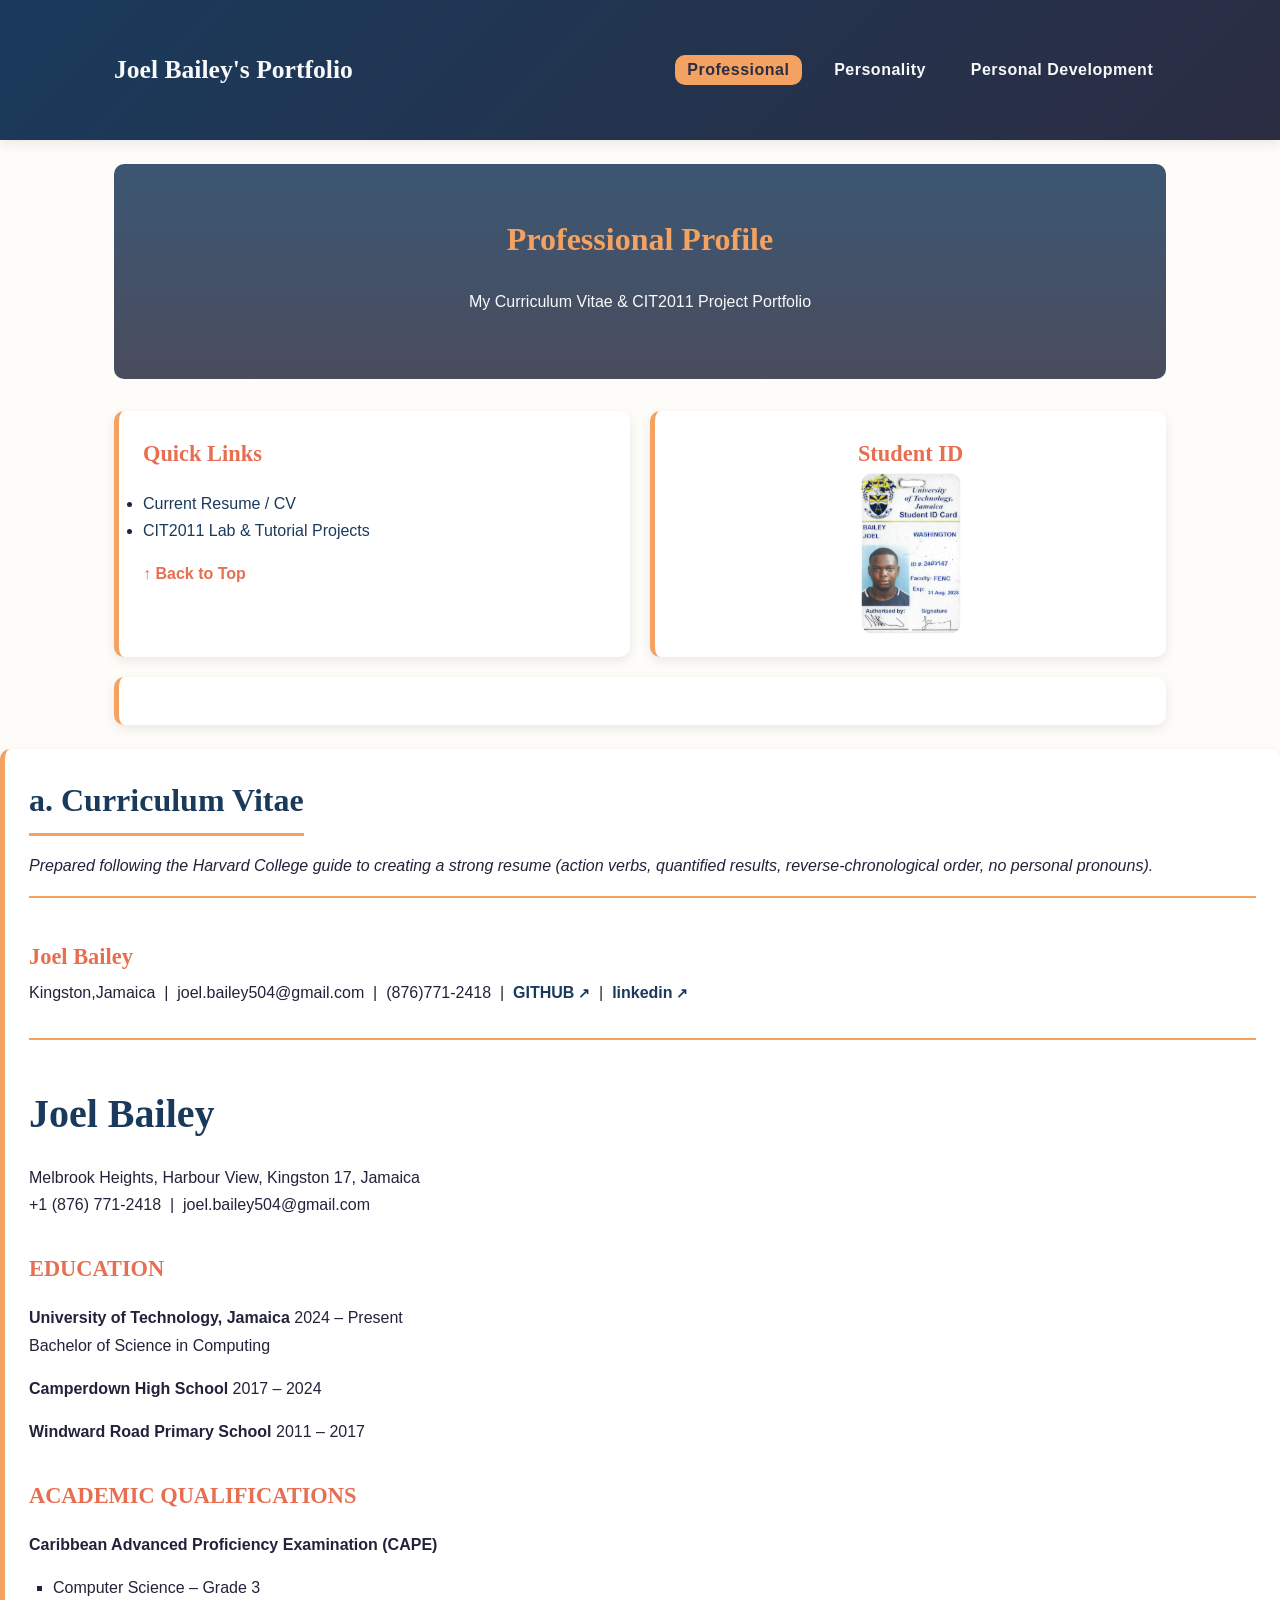
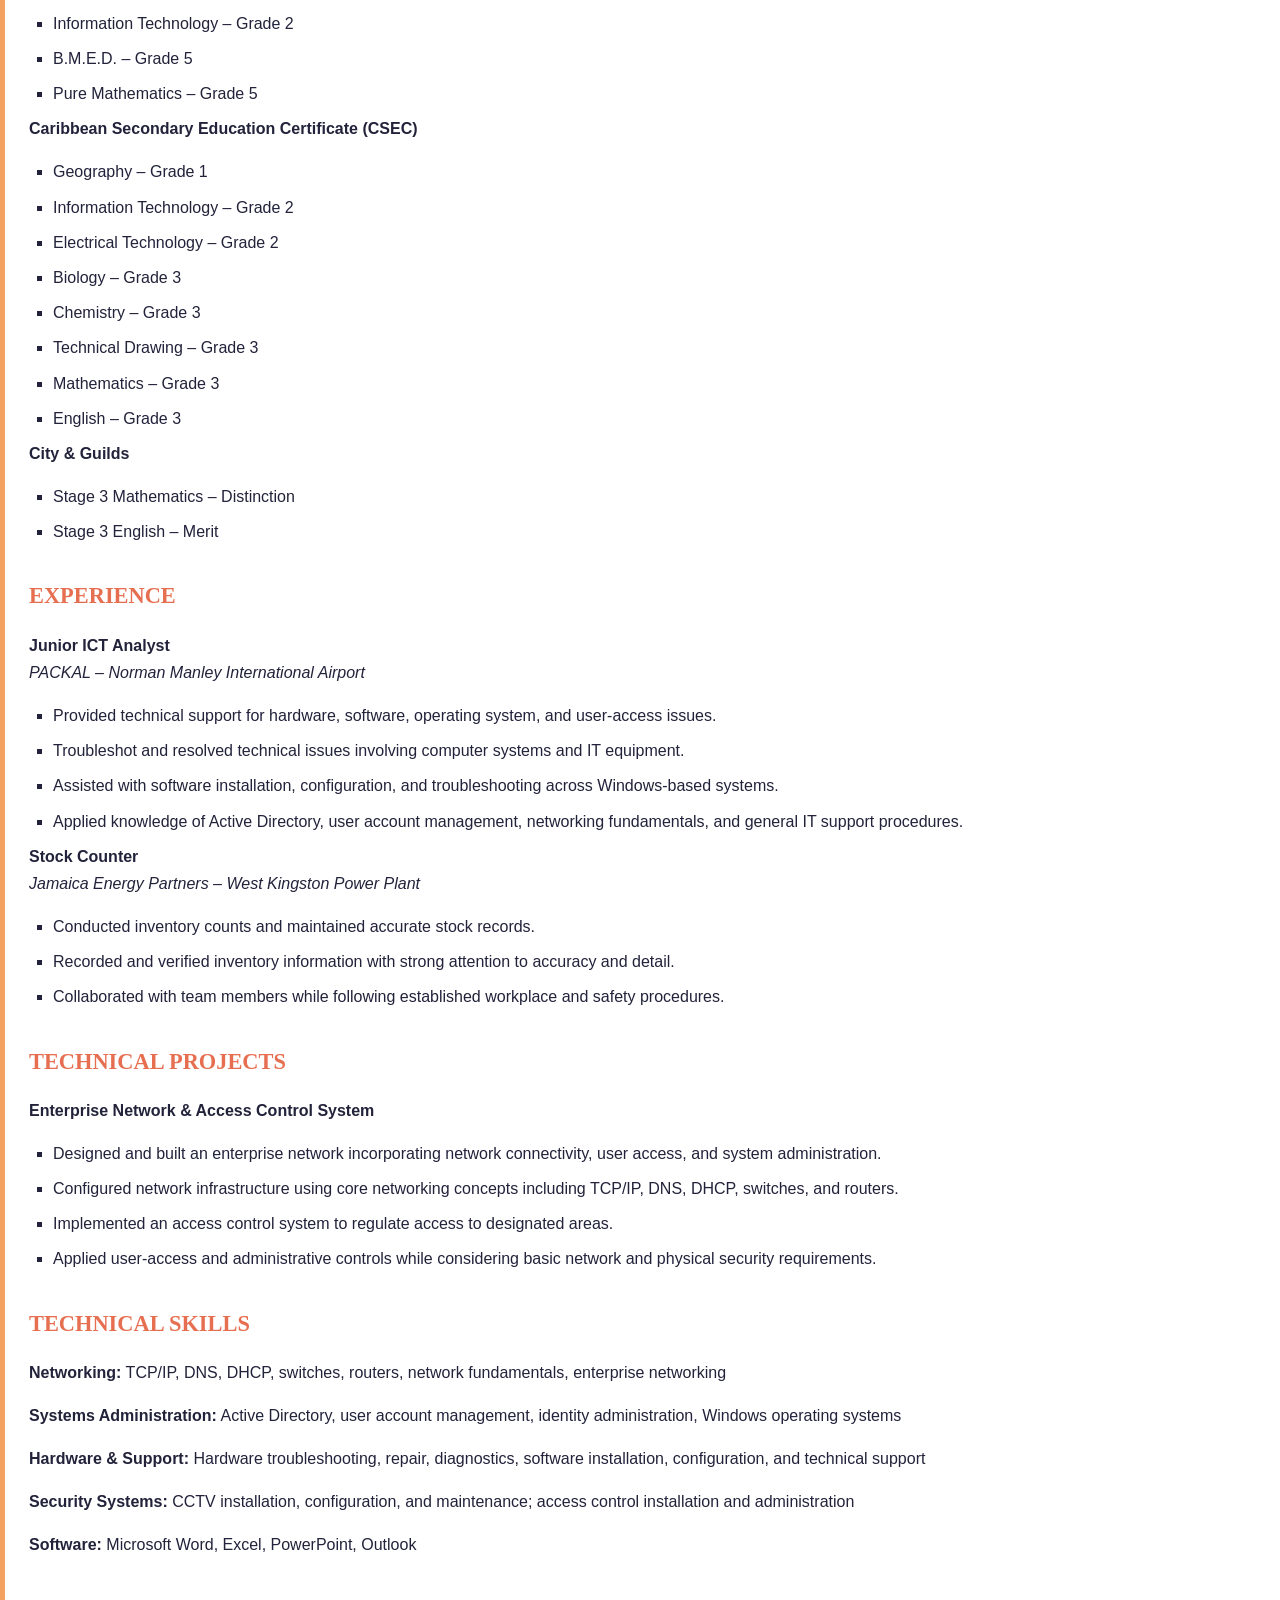
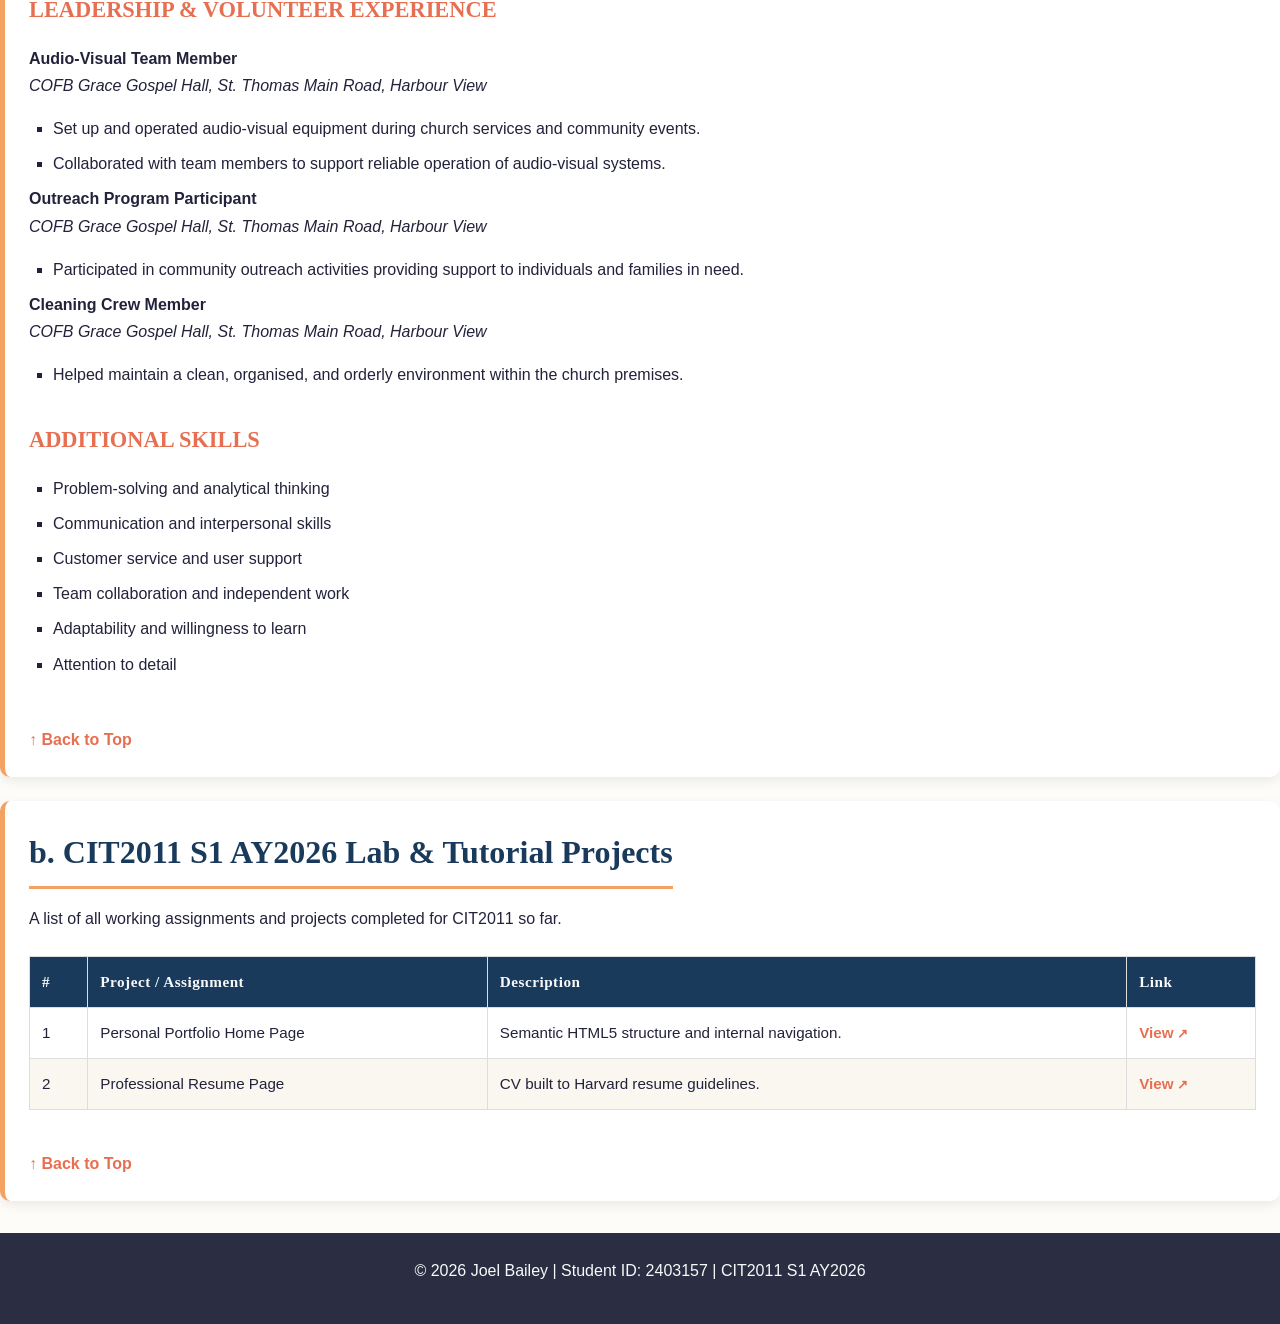
<file: index.html>
<!DOCTYPE html>
<html lang="en">
<head>
    <meta charset="UTF-8">
    <meta name="viewport" content="width=device-width, initial-scale=1.0">
    <title>Professional | Joel Bailey's Portfolio</title>
    <link rel="stylesheet" href="style.css">
</head>
<body>

    <header class="main-header">
        <div class="container brand">
            <h1>Joel Bailey's Portfolio</h1>
            <nav id="main-nav">
                <ul>
                    
                    <li><a href="code/index.html" class="active">Professional</a></li>
                    <li><a href="code/personality.html">Personality</a></li>
                    <li><a href="code/development.html">Personal Development</a></li>
                </ul>
            </nav>
        </div>
    </header>
<main class="container">
<!-- Page Hero -->
<section class="hero" id="top">
    <h2>Professional Profile</h2>
    <p>My Curriculum Vitae &amp; CIT2011 Project Portfolio</p>
</section>

<!-- Quick Links + Student ID Grid -->
<div class="top-grid">

    <!-- Quick Links -->
    <section class="card">
        <h3>Quick Links</h3>

        <ul>
            <li>
                <a href="#resume">
                   Current Resume / CV 
                </a>
            </li>

            <li>
                <a href="#projects">
                    CIT2011 Lab &amp; Tutorial Projects
                </a>
            </li>
        </ul>

        <a href="#top" class="bookmark-top">
            ↑ Back to Top
        </a>

        
    </section>
     <!-- Student ID -->

     
    <section class="card profile-pic">
      <h3>Student ID</h3> 

        <a href="mailto:joelbailey504@gmail.com">
            <img
                src="assets/scan.jpg"
                alt="Joel Bailey's Student ID"
            >
        </a>
    
    </section>

   

</div>

<!-- ============================================
     PART A2 - RESUME / CV
     ============================================ -->

<section class="card" id="resume">
    <!-- resume content goes here -->
</section>

</main><!-- ============================================
             PART A2  RESUME / CV
             ============================================ -->
        <section class="card" id="resume">
            <h2>a. Curriculum Vitae  </h2>
            <p><em>Prepared following the Harvard College guide to creating a strong resume 
            (action verbs, quantified results, reverse-chronological order, no personal 
            pronouns).</em></p>

            <hr>

            <!-- Resume Header -->
            <div class="resume-header">
                <h3 style="margin-bottom: 0.2rem;">Joel Bailey</h3>
                <p style="margin: 0;">
                   Kingston,Jamaica &nbsp;|&nbsp; joel.bailey504@gmail.com &nbsp;|&nbsp; 
                    (876)771-2418 &nbsp;|&nbsp; 
                    <a href="https://github.com/joelBailey-utech/" target="_blank">GITHUB</a> &nbsp;|&nbsp; 
                    <a href="https://linkedin.com/in/yourusername" target="_blank">linkedin</a>
                </p>
            </div>

            <hr>

            <!-- Objective --><!-- Professional Summary -->
<!-- Resume Header -->
<header class="resume-header">
    <h1>Joel Bailey</h1>
    <p>
        Melbrook Heights, Harbour View, Kingston 17, Jamaica<br>
        +1 (876) 771-2418 &nbsp;|&nbsp; joel.bailey504@gmail.com
    </p>
</header>

<!-- Education -->
<div class="resume-section">
    <h3>EDUCATION</h3>

    <p>
        <strong>University of Technology, Jamaica</strong>
        <span class="resume-date">2024 – Present</span><br>
        Bachelor of Science in Computing
    </p>

    <p>
        <strong>Camperdown High School</strong>
        <span class="resume-date">2017 – 2024</span>
    </p>

    <p>
        <strong>Windward Road Primary School</strong>
        <span class="resume-date">2011 – 2017</span>
    </p>
</div>

<!-- Academic Qualifications -->
<div class="resume-section">
    <h3>ACADEMIC QUALIFICATIONS</h3>

    <p>
        <strong>Caribbean Advanced Proficiency Examination (CAPE)</strong>
    </p>
    <ul>
        <li>Computer Science – Grade 3</li>
        <li>Information Technology – Grade 2</li>
        <li>B.M.E.D. – Grade 5</li>
        <li>Pure Mathematics – Grade 5</li>
    </ul>

    <p>
        <strong>Caribbean Secondary Education Certificate (CSEC)</strong>
    </p>
    <ul>
        <li>Geography – Grade 1</li>
        <li>Information Technology – Grade 2</li>
        <li>Electrical Technology – Grade 2</li>
        <li>Biology – Grade 3</li>
        <li>Chemistry – Grade 3</li>
        <li>Technical Drawing – Grade 3</li>
        <li>Mathematics – Grade 3</li>
        <li>English – Grade 3</li>
    </ul>

    <p>
        <strong>City &amp; Guilds</strong>
    </p>
    <ul>
        <li>Stage 3 Mathematics – Distinction</li>
        <li>Stage 3 English – Merit</li>
    </ul>
</div>

<!-- Experience -->
<div class="resume-section">
    <h3>EXPERIENCE</h3>

    <p>
        <strong>Junior ICT Analyst</strong>
        <span class="resume-date"></span><br>
        <em>PACKAL – Norman Manley International Airport</em>
    </p>
    <ul>
        <li>Provided technical support for hardware, software, operating system,
        and user-access issues.</li>
        <li>Troubleshot and resolved technical issues involving computer systems
        and IT equipment.</li>
        <li>Assisted with software installation, configuration, and troubleshooting
        across Windows-based systems.</li>
        <li>Applied knowledge of Active Directory, user account management,
        networking fundamentals, and general IT support procedures.</li>
    </ul>

    <p>
        <strong>Stock Counter</strong>
        <span class="resume-date"></span><br>
        <em>Jamaica Energy Partners – West Kingston Power Plant</em>
    </p>
    <ul>
        <li>Conducted inventory counts and maintained accurate stock records.</li>
        <li>Recorded and verified inventory information with strong attention
        to accuracy and detail.</li>
        <li>Collaborated with team members while following established
        workplace and safety procedures.</li>
    </ul>
</div>

<!-- Technical Projects -->
<div class="resume-section">
    <h3>TECHNICAL PROJECTS</h3>

    <p>
        <strong>Enterprise Network &amp; Access Control System</strong>
    </p>
    <ul>
        <li>Designed and built an enterprise network incorporating network
        connectivity, user access, and system administration.</li>
        <li>Configured network infrastructure using core networking concepts
        including TCP/IP, DNS, DHCP, switches, and routers.</li>
        <li>Implemented an access control system to regulate access to
        designated areas.</li>
        <li>Applied user-access and administrative controls while considering
        basic network and physical security requirements.</li>
    </ul>
</div>

<!-- Technical Skills -->
<div class="resume-section">
    <h3>TECHNICAL SKILLS</h3>

    <p>
        <strong>Networking:</strong> TCP/IP, DNS, DHCP, switches, routers,
        network fundamentals, enterprise networking
    </p>

    <p>
        <strong>Systems Administration:</strong> Active Directory, user account
        management, identity administration, Windows operating systems
    </p>

    <p>
        <strong>Hardware &amp; Support:</strong> Hardware troubleshooting,
        repair, diagnostics, software installation, configuration, and
        technical support
    </p>

    <p>
        <strong>Security Systems:</strong> CCTV installation, configuration,
        and maintenance; access control installation and administration
    </p>

    <p>
        <strong>Software:</strong> Microsoft Word, Excel, PowerPoint, Outlook
    </p>
</div>

<!-- Leadership & Volunteer Experience -->
<div class="resume-section">
    <h3>LEADERSHIP &amp; VOLUNTEER EXPERIENCE</h3>

    <p>
        <strong>Audio-Visual Team Member</strong><br>
        <em>COFB Grace Gospel Hall, St. Thomas Main Road, Harbour View</em>
    </p>
    <ul>
        <li>Set up and operated audio-visual equipment during church services
        and community events.</li>
        <li>Collaborated with team members to support reliable operation of
        audio-visual systems.</li>
    </ul>

    <p>
        <strong>Outreach Program Participant</strong><br>
        <em>COFB Grace Gospel Hall, St. Thomas Main Road, Harbour View</em>
    </p>
    <ul>
        <li>Participated in community outreach activities providing support
        to individuals and families in need.</li>
    </ul>

    <p>
        <strong>Cleaning Crew Member</strong><br>
        <em>COFB Grace Gospel Hall, St. Thomas Main Road, Harbour View</em>
    </p>
    <ul>
        <li>Helped maintain a clean, organised, and orderly environment
        within the church premises.</li>
    </ul>
</div>

<!-- Professional Skills -->
<div class="resume-section">
    <h3>ADDITIONAL SKILLS</h3>
    <ul>
        <li>Problem-solving and analytical thinking</li>
        <li>Communication and interpersonal skills</li>
        <li>Customer service and user support</li>
        <li>Team collaboration and independent work</li>
        <li>Adaptability and willingness to learn</li>
        <li>Attention to detail</li>
    </ul>
</div>
            <a href="#top" class="bookmark-top">↑ Back to Top</a>
        </section>

        <!-- ============================================
             PART B  CIT2011 PROJECTS
             ============================================ -->
        <section class="card" id="projects">
            <h2>b. CIT2011 S1 AY2026  Lab &amp; Tutorial Projects</h2>
            <p>A list of all working assignments and projects completed for 
            CIT2011 so far. 

            <table class="project-table">
                <thead>
                    <tr>
                        <th>#</th>
                        <th>Project / Assignment</th>
                        <th>Description</th>
                        <th>Link</th>
                    </tr>
                </thead>
                <tbody>
                    <tr>
                        <td>1</td>
                        <td>Personal Portfolio  Home Page</td>
                        <td>Semantic HTML5 structure and internal navigation.</td>
                        <td><a href="index.html" target="_blank">View</a></td>
                    </tr>
                    <tr>
                        <td>2</td>
                        <td>Professional Resume Page</td>
                        <td>CV built to Harvard resume guidelines.</td>
                        <td><a href="professional.html" target="_blank">View</a></td>
                    </tr>
                    
                </tbody>
            </table>

            
            
            <a href="#top" class="bookmark-top">↑ Back to Top</a>
        </section>

    </main>

    <footer class="main-footer">
        <p>&copy; 2026 Joel Bailey | Student ID: 2403157 | CIT2011 S1 AY2026</p>
    </footer>

</body>
</html>
</file>
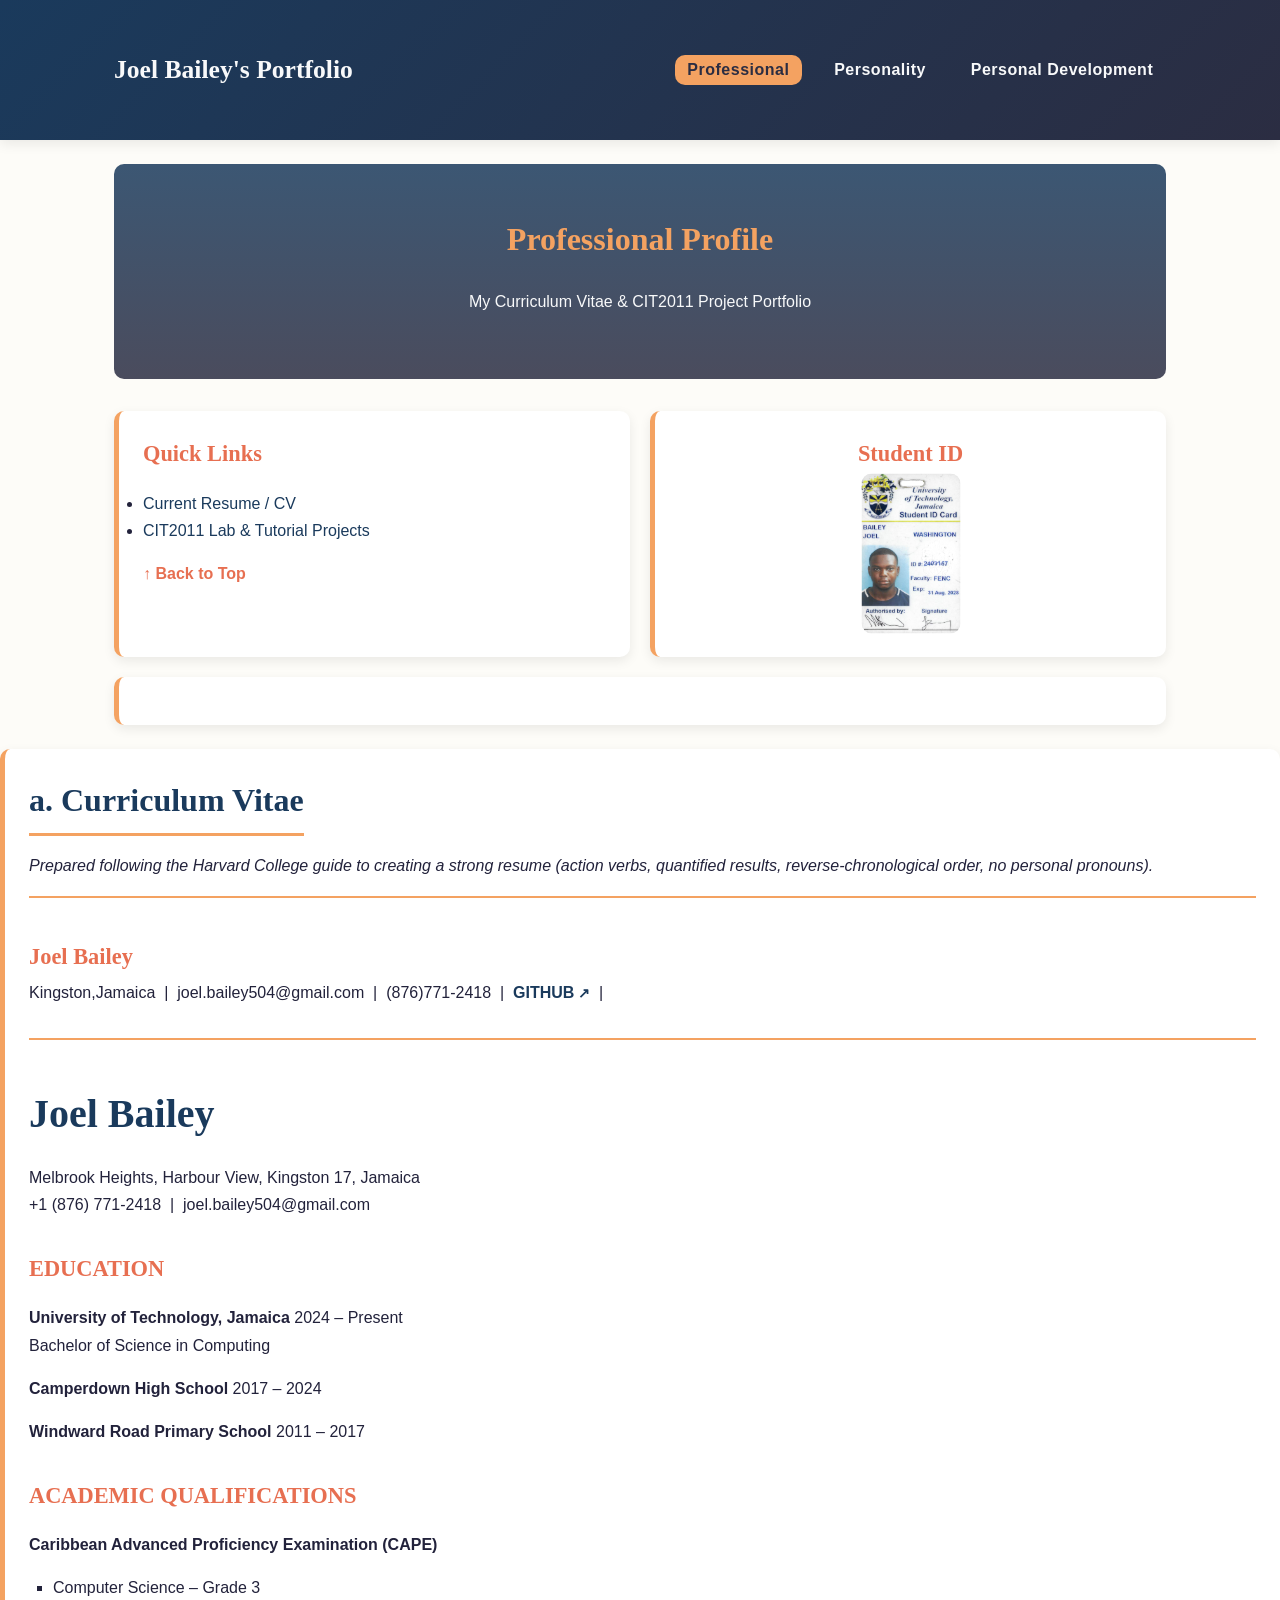
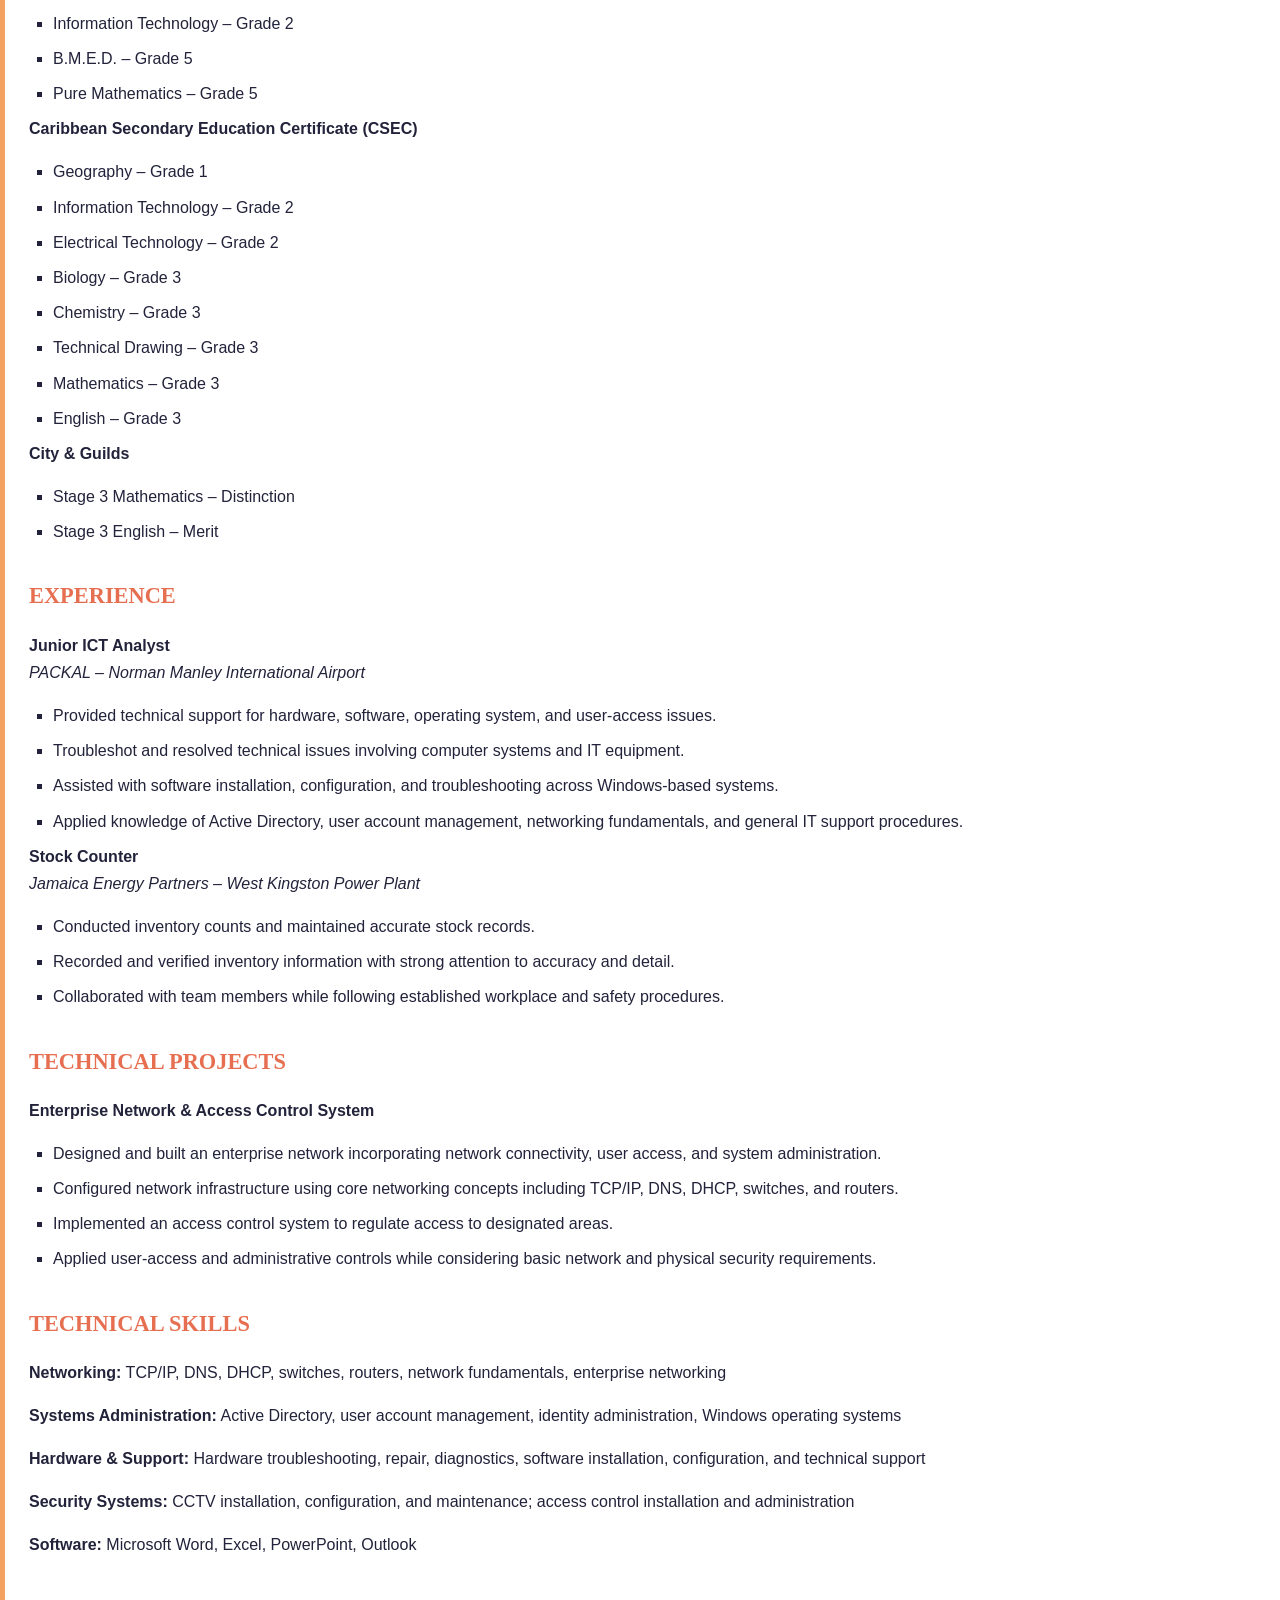
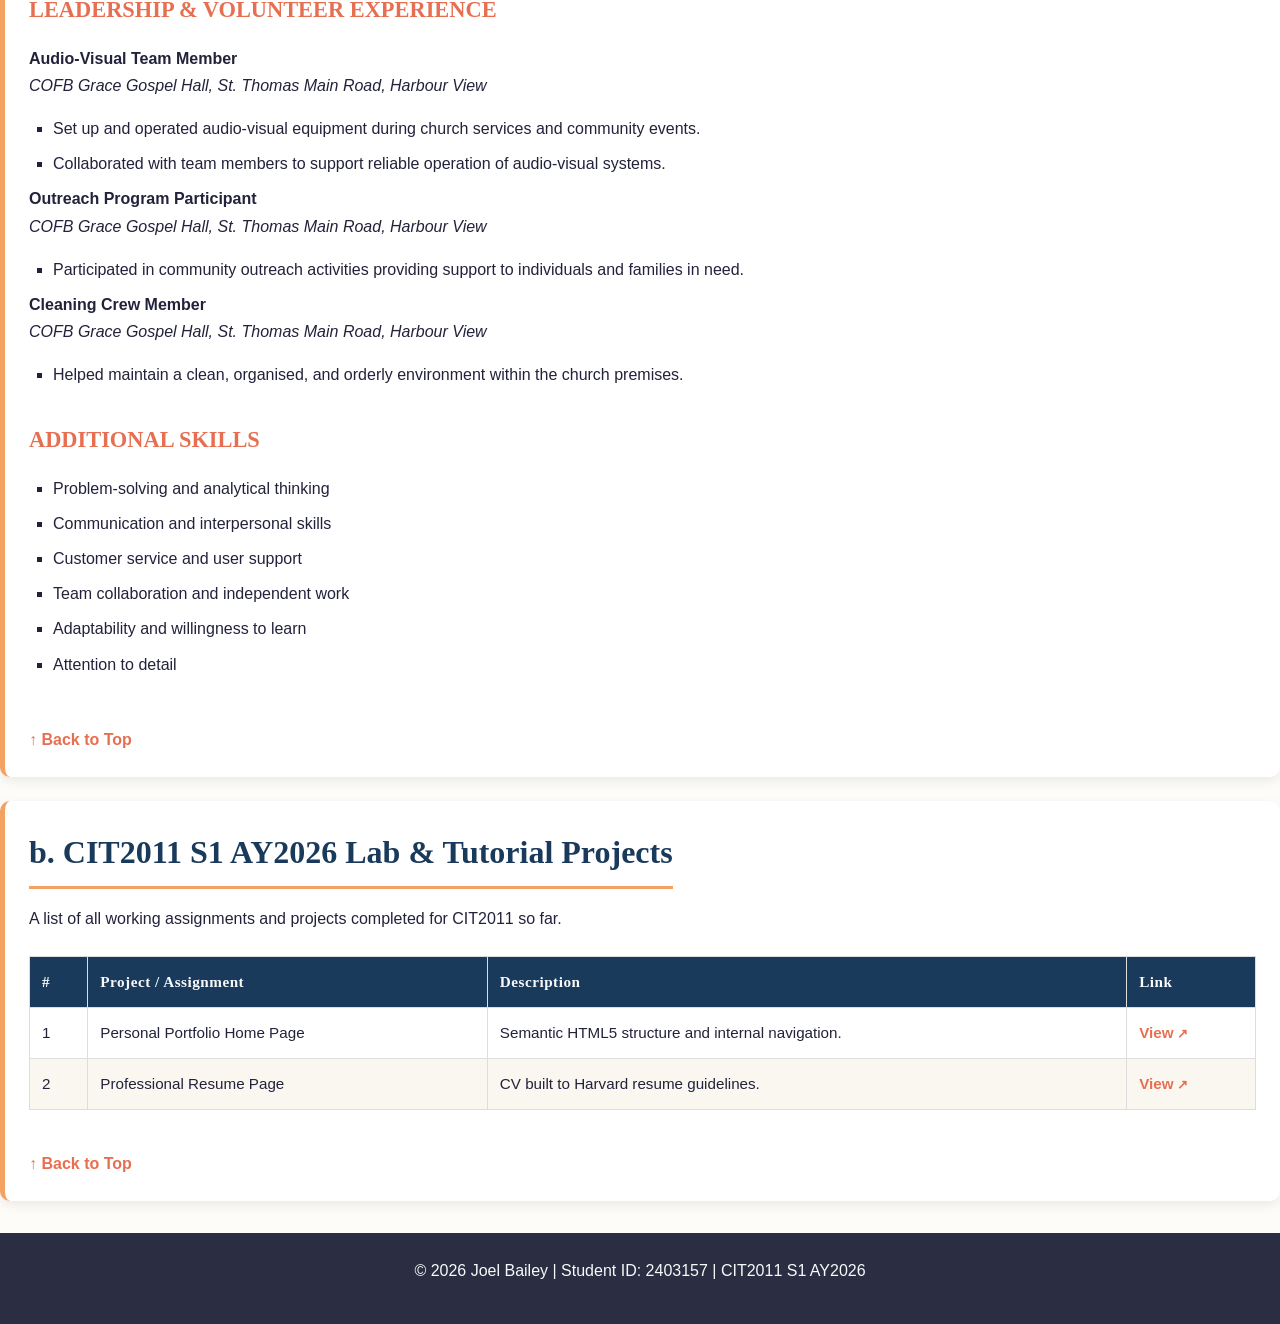
<file: code/index.html>
<!DOCTYPE html>
<html lang="en">
<head>
    <meta charset="UTF-8">
    <meta name="viewport" content="width=device-width, initial-scale=1.0">
    <title>Professional | Joel Bailey's Portfolio</title>
    <link rel="stylesheet" href="../style.css">
</head>
<body>

    <header class="main-header">
        <div class="container brand">
            <h1>Joel Bailey's Portfolio</h1>
            <nav id="main-nav">
                <ul>
                    
                    <li><a href="index.html" class="active">Professional</a></li>
                    <li><a href="personality.html">Personality</a></li>
                    <li><a href="development.html">Personal Development</a></li>
                </ul>
            </nav>
        </div>
    </header>
<main class="container">
<!-- Page Hero -->
<section class="hero" id="top">
    <h2>Professional Profile</h2>
    <p>My Curriculum Vitae &amp; CIT2011 Project Portfolio</p>
</section>

<!-- Quick Links + Student ID Grid -->
<div class="top-grid">

    <!-- Quick Links -->
    <section class="card">
        <h3>Quick Links</h3>

        <ul>
            <li>
                <a href="#resume">
                   Current Resume / CV 
                </a>
            </li>

            <li>
                <a href="#projects">
                    CIT2011 Lab &amp; Tutorial Projects
                </a>
            </li>
        </ul>

        <a href="#top" class="bookmark-top">
            ↑ Back to Top
        </a>

        
    </section>
     <!-- Student ID -->

     
    <section class="card profile-pic">
      <h3>Student ID</h3> 

        <a href="mailto:joelbailey504@gmail.com">
            <img
                src="../assets/scan.jpg"alt="Joel Bailey's Student ID"
            >
        </a>
    
    </section>

   

</div>

<!-- ============================================
     PART A2 - RESUME / CV
     ============================================ -->

<section class="card" id="resume">
    <!-- resume content goes here -->
</section>

</main><!-- ============================================
             PART A2  RESUME / CV
             ============================================ -->
        <section class="card" id="resume">
            <h2>a. Curriculum Vitae  </h2>
            <p><em>Prepared following the Harvard College guide to creating a strong resume 
            (action verbs, quantified results, reverse-chronological order, no personal 
            pronouns).</em></p>

            <hr>

            <!-- Resume Header -->
            <div class="resume-header">
                <h3 style="margin-bottom: 0.2rem;">Joel Bailey</h3>
                <p style="margin: 0;">
                   Kingston,Jamaica &nbsp;|&nbsp; joel.bailey504@gmail.com &nbsp;|&nbsp; 
                    (876)771-2418 &nbsp;|&nbsp; 
                    <a href="https://github.com/joelBailey-utech/" target="_blank">GITHUB</a> &nbsp;|&nbsp; 
                
                </p>
            </div>

            <hr>

            <!-- Objective --><!-- Professional Summary -->
<!-- Resume Header -->
<header class="resume-header">
    <h1>Joel Bailey</h1>
    <p>
        Melbrook Heights, Harbour View, Kingston 17, Jamaica<br>
        +1 (876) 771-2418 &nbsp;|&nbsp; joel.bailey504@gmail.com
    </p>
</header>

<!-- Education -->
<div class="resume-section">
    <h3>EDUCATION</h3>

    <p>
        <strong>University of Technology, Jamaica</strong>
        <span class="resume-date">2024 – Present</span><br>
        Bachelor of Science in Computing
    </p>

    <p>
        <strong>Camperdown High School</strong>
        <span class="resume-date">2017 – 2024</span>
    </p>

    <p>
        <strong>Windward Road Primary School</strong>
        <span class="resume-date">2011 – 2017</span>
    </p>
</div>

<!-- Academic Qualifications -->
<div class="resume-section">
    <h3>ACADEMIC QUALIFICATIONS</h3>

    <p>
        <strong>Caribbean Advanced Proficiency Examination (CAPE)</strong>
    </p>
    <ul>
        <li>Computer Science – Grade 3</li>
        <li>Information Technology – Grade 2</li>
        <li>B.M.E.D. – Grade 5</li>
        <li>Pure Mathematics – Grade 5</li>
    </ul>

    <p>
        <strong>Caribbean Secondary Education Certificate (CSEC)</strong>
    </p>
    <ul>
        <li>Geography – Grade 1</li>
        <li>Information Technology – Grade 2</li>
        <li>Electrical Technology – Grade 2</li>
        <li>Biology – Grade 3</li>
        <li>Chemistry – Grade 3</li>
        <li>Technical Drawing – Grade 3</li>
        <li>Mathematics – Grade 3</li>
        <li>English – Grade 3</li>
    </ul>

    <p>
        <strong>City &amp; Guilds</strong>
    </p>
    <ul>
        <li>Stage 3 Mathematics – Distinction</li>
        <li>Stage 3 English – Merit</li>
    </ul>
</div>

<!-- Experience -->
<div class="resume-section">
    <h3>EXPERIENCE</h3>

    <p>
        <strong>Junior ICT Analyst</strong>
        <span class="resume-date"></span><br>
        <em>PACKAL – Norman Manley International Airport</em>
    </p>
    <ul>
        <li>Provided technical support for hardware, software, operating system,
        and user-access issues.</li>
        <li>Troubleshot and resolved technical issues involving computer systems
        and IT equipment.</li>
        <li>Assisted with software installation, configuration, and troubleshooting
        across Windows-based systems.</li>
        <li>Applied knowledge of Active Directory, user account management,
        networking fundamentals, and general IT support procedures.</li>
    </ul>

    <p>
        <strong>Stock Counter</strong>
        <span class="resume-date"></span><br>
        <em>Jamaica Energy Partners – West Kingston Power Plant</em>
    </p>
    <ul>
        <li>Conducted inventory counts and maintained accurate stock records.</li>
        <li>Recorded and verified inventory information with strong attention
        to accuracy and detail.</li>
        <li>Collaborated with team members while following established
        workplace and safety procedures.</li>
    </ul>
</div>

<!-- Technical Projects -->
<div class="resume-section">
    <h3>TECHNICAL PROJECTS</h3>

    <p>
        <strong>Enterprise Network &amp; Access Control System</strong>
    </p>
    <ul>
        <li>Designed and built an enterprise network incorporating network
        connectivity, user access, and system administration.</li>
        <li>Configured network infrastructure using core networking concepts
        including TCP/IP, DNS, DHCP, switches, and routers.</li>
        <li>Implemented an access control system to regulate access to
        designated areas.</li>
        <li>Applied user-access and administrative controls while considering
        basic network and physical security requirements.</li>
    </ul>
</div>

<!-- Technical Skills -->
<div class="resume-section">
    <h3>TECHNICAL SKILLS</h3>

    <p>
        <strong>Networking:</strong> TCP/IP, DNS, DHCP, switches, routers,
        network fundamentals, enterprise networking
    </p>

    <p>
        <strong>Systems Administration:</strong> Active Directory, user account
        management, identity administration, Windows operating systems
    </p>

    <p>
        <strong>Hardware &amp; Support:</strong> Hardware troubleshooting,
        repair, diagnostics, software installation, configuration, and
        technical support
    </p>

    <p>
        <strong>Security Systems:</strong> CCTV installation, configuration,
        and maintenance; access control installation and administration
    </p>

    <p>
        <strong>Software:</strong> Microsoft Word, Excel, PowerPoint, Outlook
    </p>
</div>

<!-- Leadership & Volunteer Experience -->
<div class="resume-section">
    <h3>LEADERSHIP &amp; VOLUNTEER EXPERIENCE</h3>

    <p>
        <strong>Audio-Visual Team Member</strong><br>
        <em>COFB Grace Gospel Hall, St. Thomas Main Road, Harbour View</em>
    </p>
    <ul>
        <li>Set up and operated audio-visual equipment during church services
        and community events.</li>
        <li>Collaborated with team members to support reliable operation of
        audio-visual systems.</li>
    </ul>

    <p>
        <strong>Outreach Program Participant</strong><br>
        <em>COFB Grace Gospel Hall, St. Thomas Main Road, Harbour View</em>
    </p>
    <ul>
        <li>Participated in community outreach activities providing support
        to individuals and families in need.</li>
    </ul>

    <p>
        <strong>Cleaning Crew Member</strong><br>
        <em>COFB Grace Gospel Hall, St. Thomas Main Road, Harbour View</em>
    </p>
    <ul>
        <li>Helped maintain a clean, organised, and orderly environment
        within the church premises.</li>
    </ul>
</div>

<!-- Professional Skills -->
<div class="resume-section">
    <h3>ADDITIONAL SKILLS</h3>
    <ul>
        <li>Problem-solving and analytical thinking</li>
        <li>Communication and interpersonal skills</li>
        <li>Customer service and user support</li>
        <li>Team collaboration and independent work</li>
        <li>Adaptability and willingness to learn</li>
        <li>Attention to detail</li>
    </ul>
</div>
            <a href="#top" class="bookmark-top">↑ Back to Top</a>
        </section>

        <!-- ============================================
             PART B  CIT2011 PROJECTS
             ============================================ -->
        <section class="card" id="projects">
            <h2>b. CIT2011 S1 AY2026  Lab &amp; Tutorial Projects</h2>
            <p>A list of all working assignments and projects completed for 
            CIT2011 so far. 

            <table class="project-table">
                <thead>
                    <tr>
                        <th>#</th>
                        <th>Project / Assignment</th>
                        <th>Description</th>
                        <th>Link</th>
                    </tr>
                </thead>
                <tbody>
                    <tr>
                        <td>1</td>
                        <td>Personal Portfolio  Home Page</td>
                        <td>Semantic HTML5 structure and internal navigation.</td>
                        <td><a href="index.html" target="_blank">View</a></td>
                    </tr>
                    <tr>
                        <td>2</td>
                        <td>Professional Resume Page</td>
                        <td>CV built to Harvard resume guidelines.</td>
                        <td><a href="professional.html" target="_blank">View</a></td>
                    </tr>
                    
                </tbody>
            </table>

            
            
            <a href="#top" class="bookmark-top">↑ Back to Top</a>
        </section>

    </main>

    <footer class="main-footer">
        <p>&copy; 2026 Joel Bailey | Student ID: 2403157 | CIT2011 S1 AY2026</p>
    </footer>

</body>
</html>
</file>
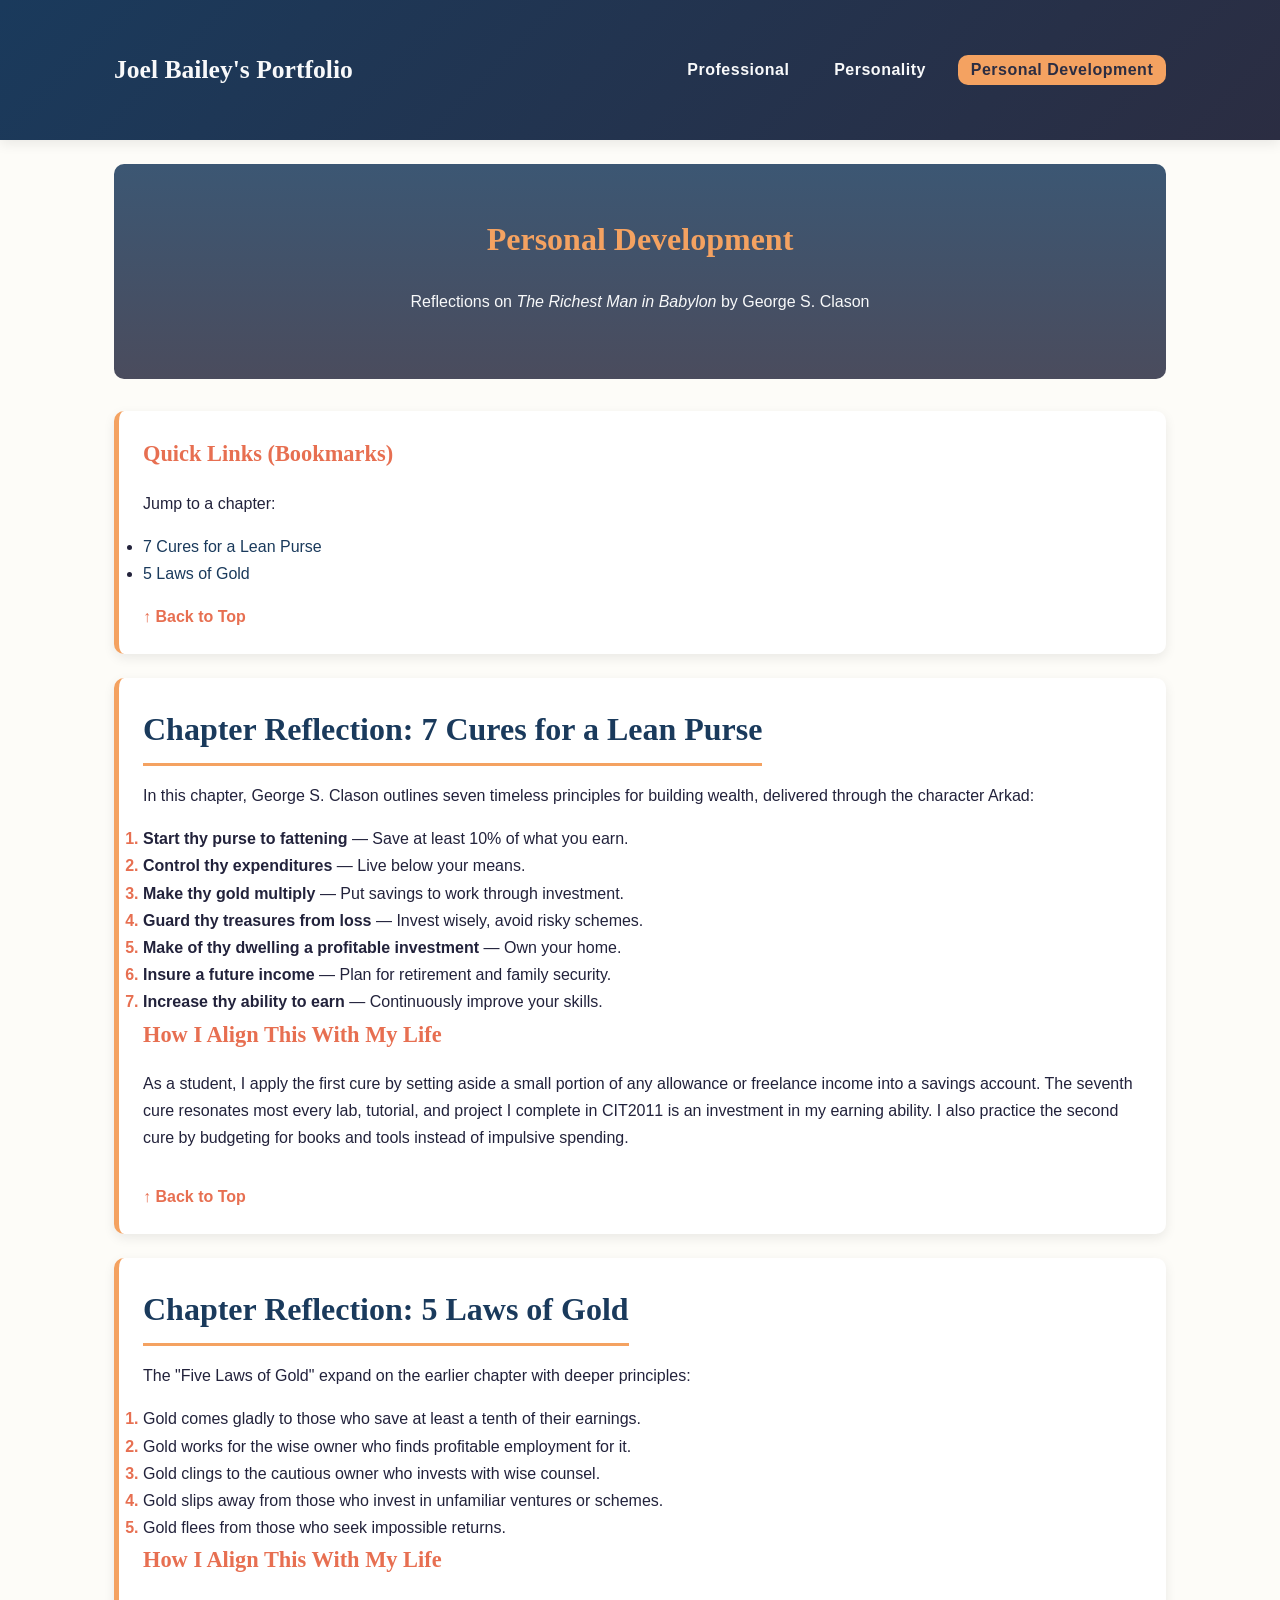
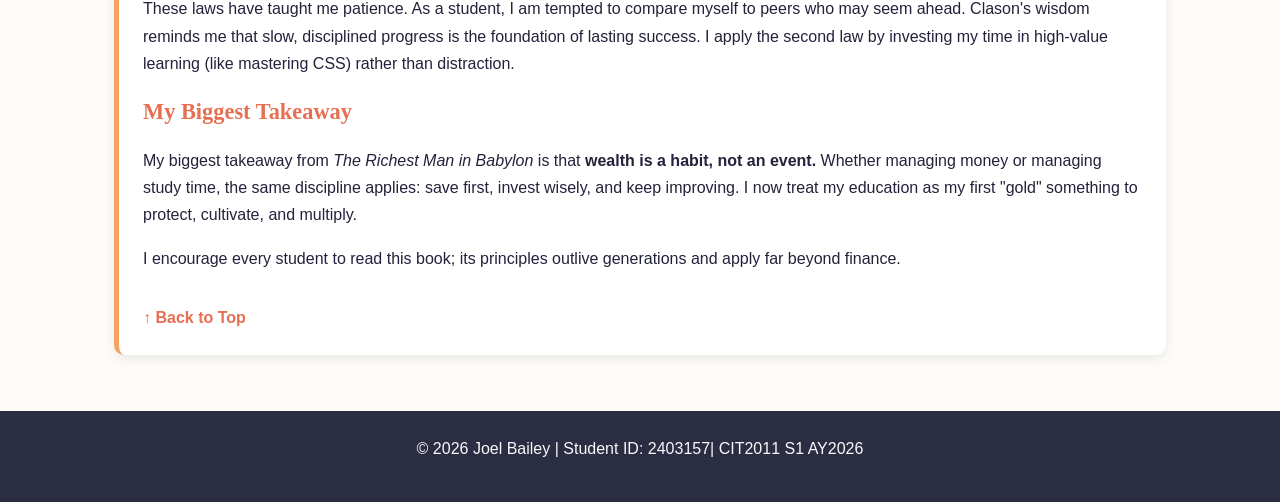
<file: code/development.html>
<!DOCTYPE html>
<html lang="en">
<head>
    <meta charset="UTF-8">
    <meta name="viewport" content="width=device-width, initial-scale=1.0">
    <title>Personal Development | Joel Bailey Portfolio</title>
    <link rel="stylesheet" href="../style.css">
</head>
<body>

    <header class="main-header">
        <div class="container brand">
            <h1>Joel Bailey's Portfolio</h1>
            <nav id="main-nav">
                <ul>
                    <li><a href="index.html" >Professional</a></li>
                    <li><a href="personality.html">Personality</a></li>
                    <li><a href="development.html"class="active">Personal Development</a></li>

                </ul>
            </nav>
        </div>
    </header>

    <main class="container">

        <section class="hero">
            <h2>Personal Development</h2>
            <p>Reflections on <em>The Richest Man in Babylon</em> by George S. Clason</p>
        </section>

        <!-- Bookmark navigation -->
        <section class="card">
            <h3>Quick Links (Bookmarks)</h3>
            <p>Jump to a chapter:</p>
            <ul>
                <li><a href="#seven-cures">7 Cures for a Lean Purse</a></li>
                <li><a href="#five-laws">5 Laws of Gold</a></li>
            </ul>
            <a href="#top" class="bookmark-top">↑ Back to Top</a>
        </section>

        <!-- Chapter 1 -->
        <section class="card" id="seven-cures">
            <h2>Chapter Reflection: 7 Cures for a Lean Purse</h2>

            <p>In this chapter, George S. Clason outlines seven timeless principles 
            for building wealth, delivered through the character Arkad:</p>

            <ol>
    <li>
        <strong>Start thy purse to fattening</strong> — Save at least 10% of what you earn.
    </li>
    <li>
        <strong>Control thy expenditures</strong> — Live below your means.
    </li>
    <li>
        <strong>Make thy gold multiply</strong> — Put savings to work through investment.
    </li>
    <li>
        <strong>Guard thy treasures from loss</strong> — Invest wisely, avoid risky schemes.
    </li>
    <li>
        <strong>Make of thy dwelling a profitable investment</strong> — Own your home.
    </li>
    <li>
        <strong>Insure a future income</strong> — Plan for retirement and family security.
    </li>
    <li>
        <strong>Increase thy ability to earn</strong> — Continuously improve your skills.
    </li>
</ol>

            <h3>How I Align This With My Life</h3>
            <p>As a student, I apply the first cure by setting aside a small portion of any 
            allowance or freelance income into a savings account. The seventh cure resonates 
            most every lab, tutorial, and project I complete in CIT2011 is an investment 
            in my earning ability. I also practice the second cure by budgeting for books 
            and tools instead of impulsive spending.</p>

            <a href="#top" class="bookmark-top">↑ Back to Top</a>
        </section>

        <!-- Chapter 2 -->
        <section class="card" id="five-laws">
            <h2>Chapter Reflection: 5 Laws of Gold</h2>

            <p>The "Five Laws of Gold" expand on the earlier chapter with deeper principles:</p>

            <ol>
                <li>Gold comes gladly to those who save at least a tenth of their earnings.</li>
                <li>Gold works for the wise owner who finds profitable employment for it.</li>
                <li>Gold clings to the cautious owner who invests with wise counsel.</li>
                <li>Gold slips away from those who invest in unfamiliar ventures or schemes.</li>
                <li>Gold flees from those who seek impossible returns.</li>
            </ol>

            <h3>How I Align This With My Life</h3>
            <p>These laws have taught me patience. As a student, I am tempted to compare 
            myself to peers who may seem ahead. Clason's wisdom reminds me that slow, 
            disciplined progress is the foundation of lasting success. I apply the second 
            law by investing my time in high-value learning (like mastering CSS) rather 
            than distraction.</p>

            <h3>My Biggest Takeaway</h3>
            <p>My biggest takeaway from <em>The Richest Man in Babylon</em> is that 
            <strong>wealth is a habit, not an event.</strong> Whether managing money or 
            managing study time, the same discipline applies: save first, invest wisely, 
            and keep improving. I now treat my education as my first "gold" something 
            to protect, cultivate, and multiply.</p>

            <p>I encourage every student to read this book; its principles outlive 
            generations and apply far beyond finance.</p>

            <a href="#top" class="bookmark-top">↑ Back to Top</a>
        </section>

    </main>

    <footer class="main-footer">
        <p>&copy; 2026 Joel Bailey | Student ID: 2403157| CIT2011 S1 AY2026</p>
    </footer>

</body>
</html>
</file>
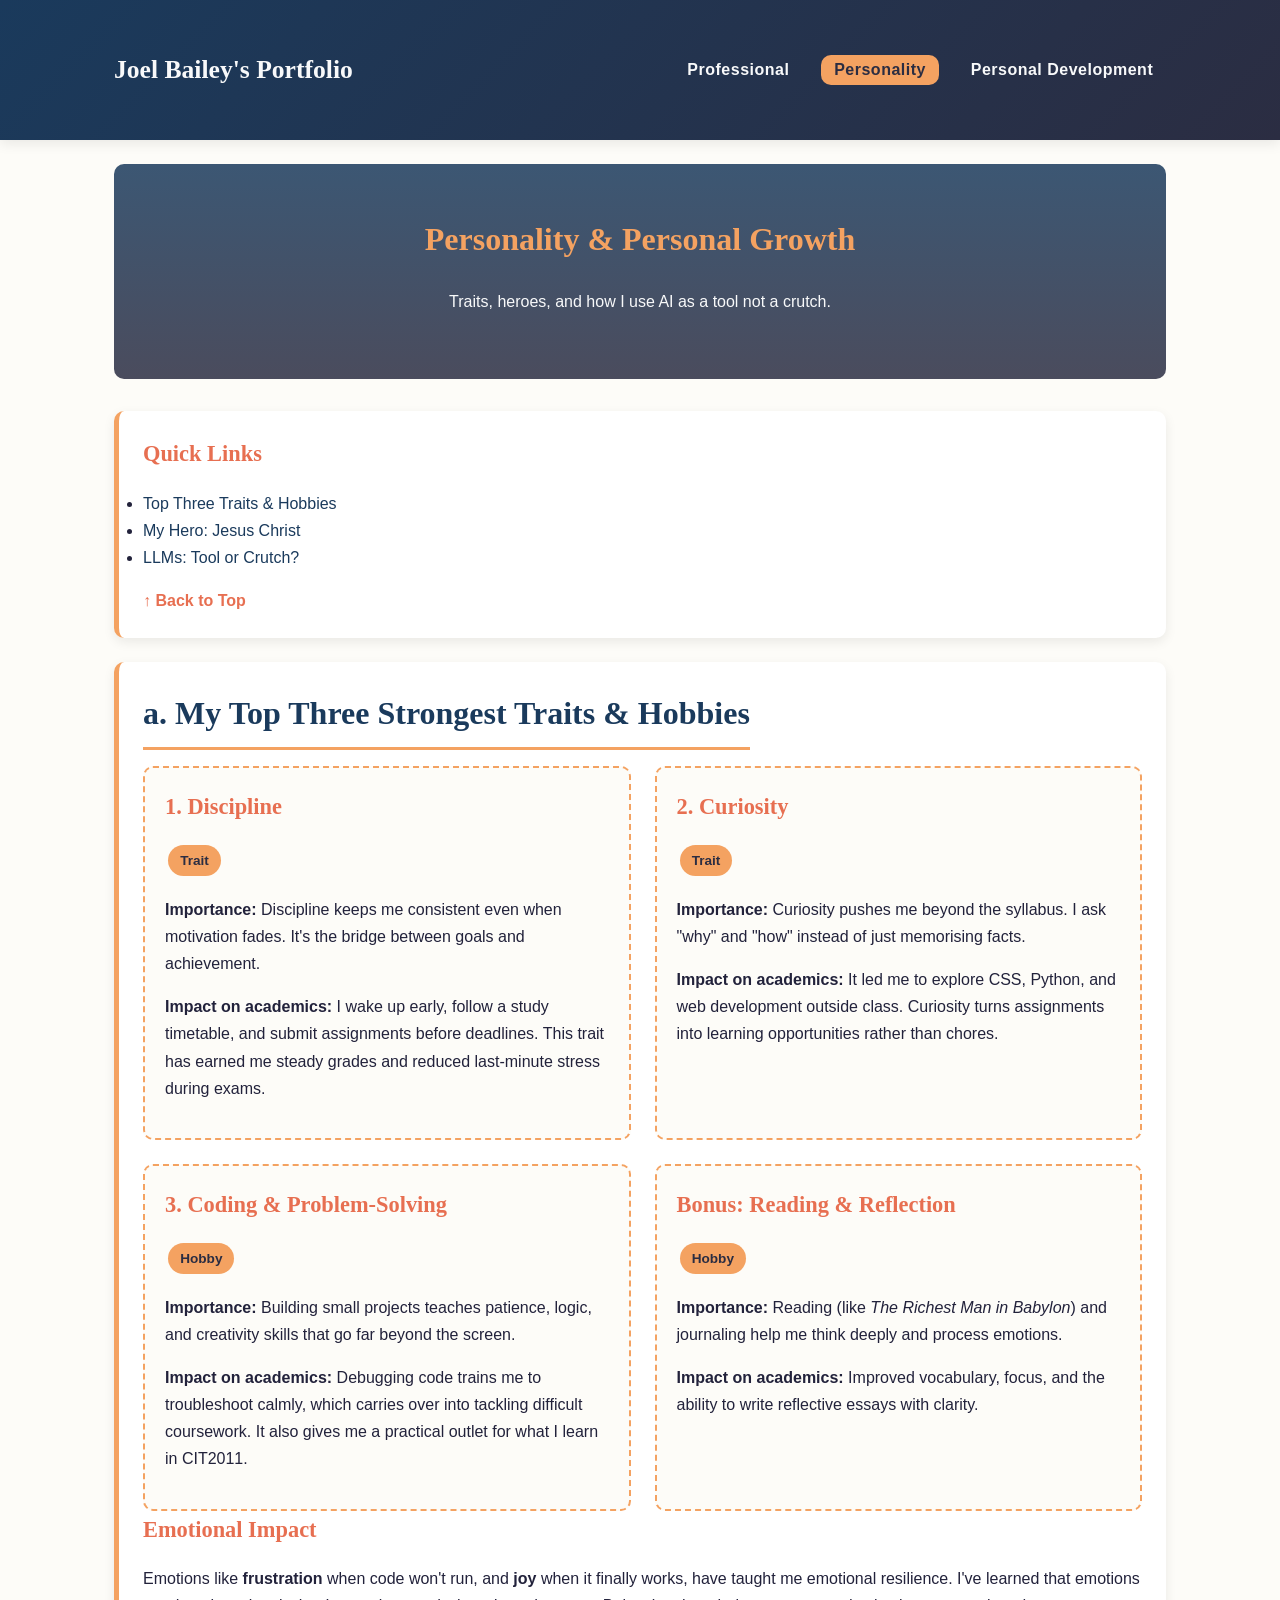
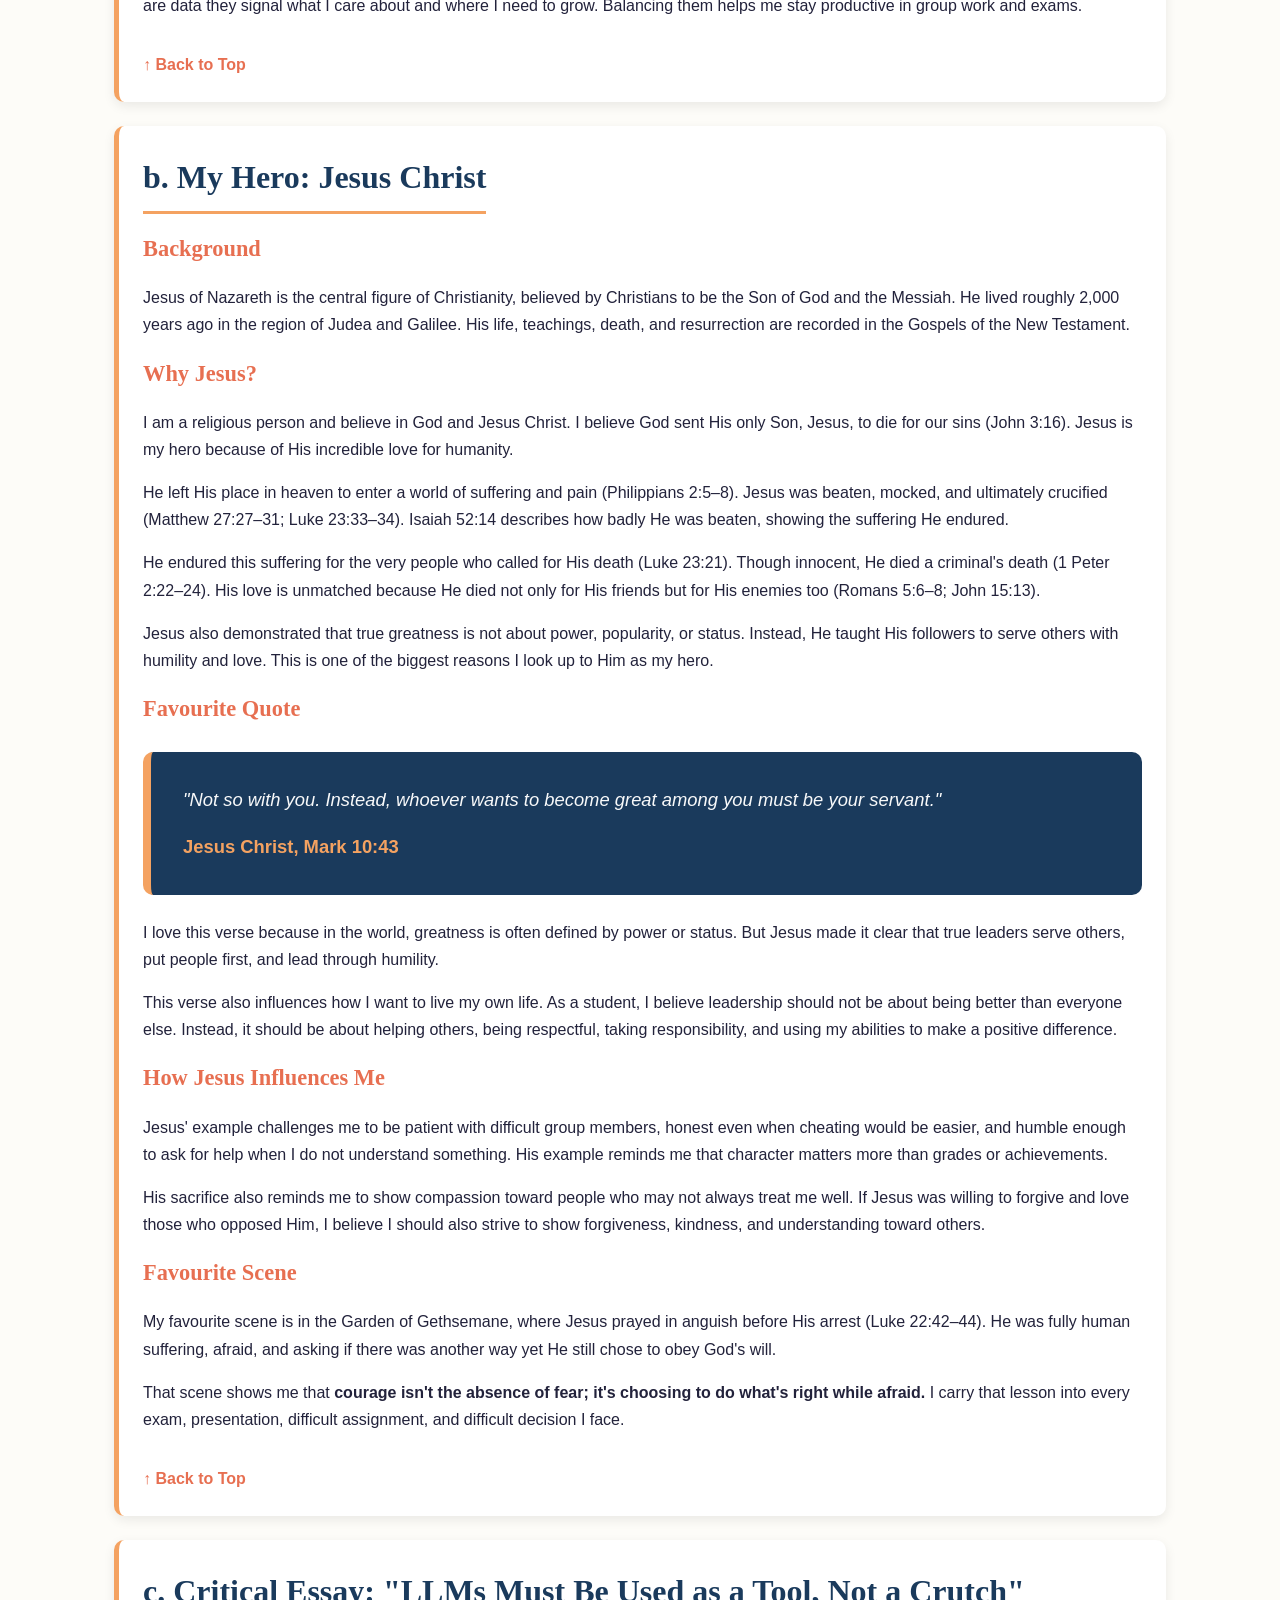
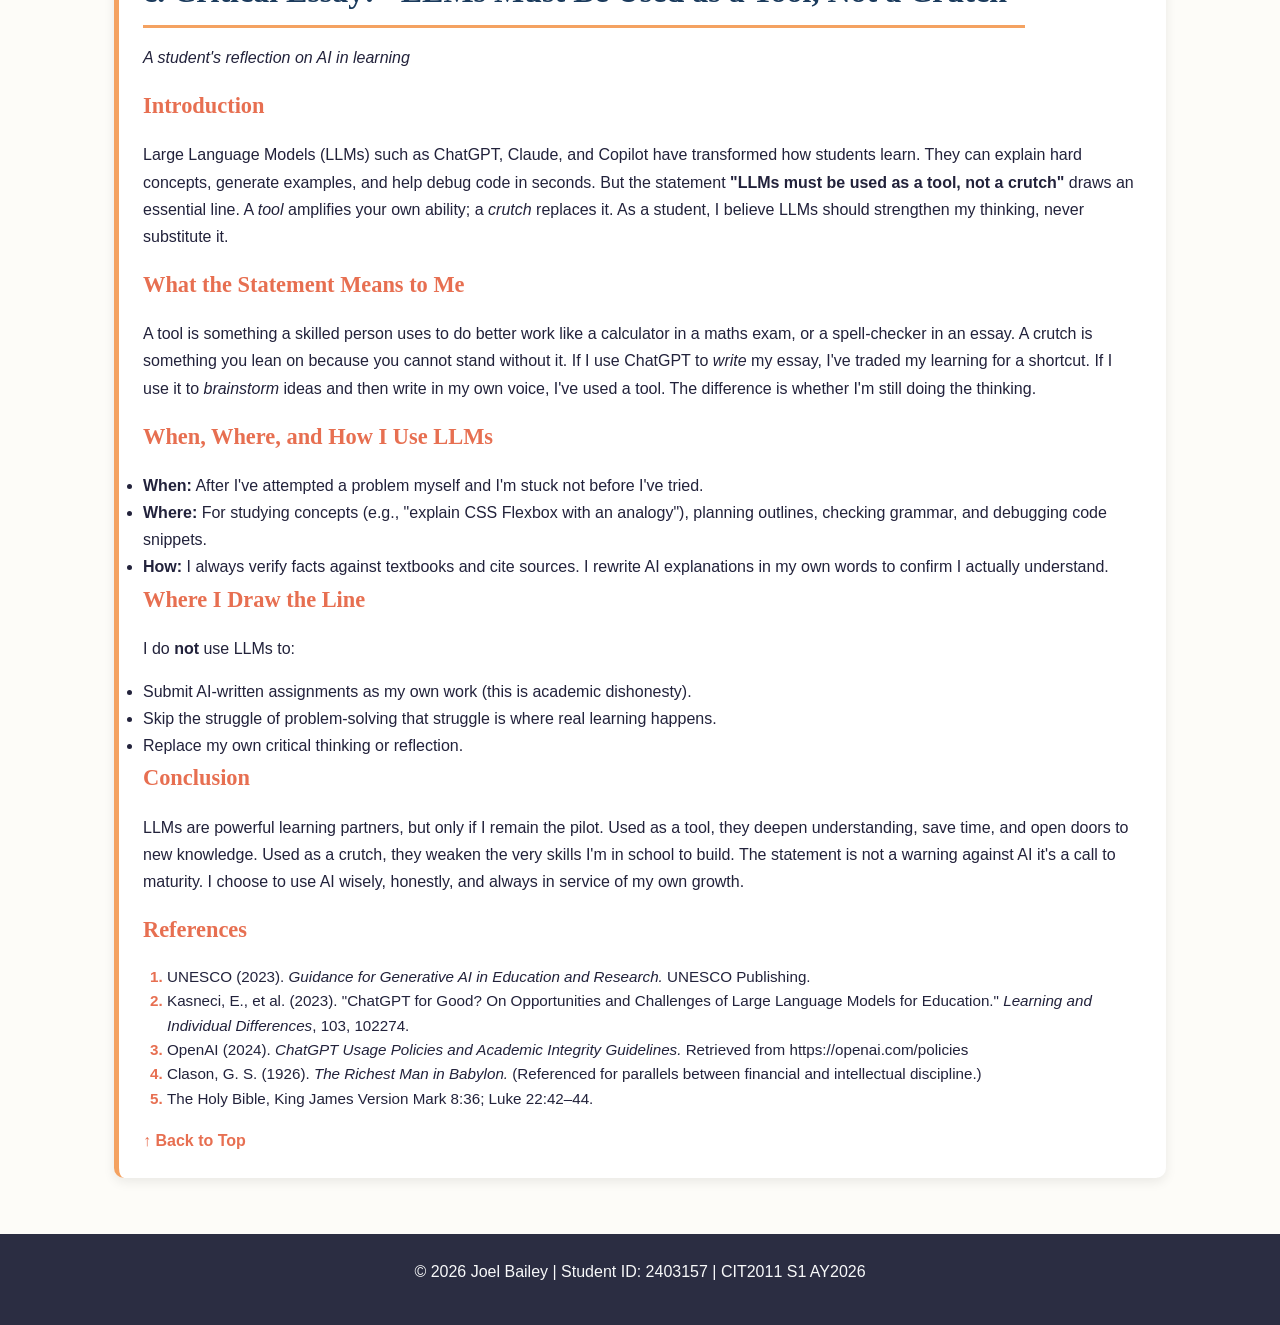
<file: code/personality.html>
<!DOCTYPE html>
<html lang="en">
<head>
    <meta charset="UTF-8">
    <meta name="viewport" content="width=device-width, initial-scale=1.0">
    <title>Personality | Joel Bailey | Portfolio</title>
 <link rel="stylesheet" href="../style.css">
</head>
<body>

    <header class="main-header">
        <div class="container brand">
            <h1>Joel Bailey's Portfolio</h1>
            <nav id="main-nav">
                <ul>
                    <li><a href="index.html" >Professional</a></li>
                    <li><a href="personality.html"class="active">Personality</a></li>
                    <li><a href="development.html">Personal Development</a></li>

                </ul>
            </nav>
        </div>
    </header>

    <main class="container">

        <!-- Page Hero -->
        <section class="hero" id="top">
            <h2>Personality &amp; Personal Growth</h2>
            <p>Traits, heroes, and how I use AI as a tool  not a crutch.</p>
        </section>

        <!-- Bookmark navigation -->
        <section class="card">
            <h3>Quick Links</h3>
            <ul>
                <li><a href="#traits">Top Three Traits &amp; Hobbies</a></li>
                <li><a href="#hero">My Hero: Jesus Christ</a></li>
                <li><a href="#llm-essay">LLMs: Tool or Crutch?</a></li>
            </ul>
            <a href="#top" class="bookmark-top">↑ Back to Top</a>
        </section>

        <!-- ============================================
             PART A  Top Three Traits & Hobbies
             ============================================ -->
        <section class="card" id="traits">
            <h2>a. My Top Three Strongest Traits &amp; Hobbies</h2>

            <div class="grid-2">

                <div class="trait-card">
                    <h3>1. Discipline</h3>
                    <p><span class="tag">Trait</span></p>
                    <p><strong>Importance:</strong> Discipline keeps me consistent even when 
                    motivation fades. It's the bridge between goals and achievement.</p>
                    <p><strong>Impact on academics:</strong> I wake up early, follow a study 
                    timetable, and submit assignments before deadlines. This trait has 
                    earned me steady grades and reduced last-minute stress during exams.</p>
                </div>

                <div class="trait-card">
                    <h3>2. Curiosity</h3>
                    <p><span class="tag">Trait</span></p>
                    <p><strong>Importance:</strong> Curiosity pushes me beyond the syllabus. 
                    I ask "why" and "how" instead of just memorising facts.</p>
                    <p><strong>Impact on academics:</strong> It led me to explore CSS, 
                    Python, and web development outside class. Curiosity turns 
                    assignments into learning opportunities rather than chores.</p>
                </div>

                <div class="trait-card">
                    <h3>3. Coding &amp; Problem-Solving</h3>
                    <p><span class="tag">Hobby</span></p>
                    <p><strong>Importance:</strong> Building small projects teaches patience, 
                    logic, and creativity  skills that go far beyond the screen.</p>
                    <p><strong>Impact on academics:</strong> Debugging code trains me to 
                    troubleshoot calmly, which carries over into tackling difficult 
                    coursework. It also gives me a practical outlet for what I learn in 
                    CIT2011.</p>
                </div>

                <div class="trait-card">
                    <h3>Bonus: Reading &amp; Reflection</h3>
                    <p><span class="tag">Hobby</span></p>
                    <p><strong>Importance:</strong> Reading (like <em>The Richest Man in 
                    Babylon</em>) and journaling help me think deeply and process 
                    emotions.</p>
                    <p><strong>Impact on academics:</strong> Improved vocabulary, focus, 
                    and the ability to write reflective essays with clarity.</p>
                </div>

            </div>

            <h3>Emotional Impact</h3>
            <p>Emotions like <strong>frustration</strong> when code won't run, and 
            <strong>joy</strong> when it finally works, have taught me emotional 
            resilience. I've learned that emotions are data  they signal what I care 
            about and where I need to grow. Balancing them helps me stay productive 
            in group work and exams.</p>

            <a href="#top" class="bookmark-top">↑ Back to Top</a>
        </section>

         <!-- ============================================
             PART B   Hero: Jesus Christ
             ============================================ -->
        <section class="card" id="hero">
            <h2>b. My Hero: Jesus Christ</h2>

            <h3>Background</h3>
            <p>
                Jesus of Nazareth is the central figure of Christianity, believed by
                Christians to be the Son of God and the Messiah. He lived roughly
                2,000 years ago in the region of Judea and Galilee. His life,
                teachings, death, and resurrection are recorded in the Gospels of
                the New Testament.
            </p>

            <h3>Why Jesus?</h3>
            <p>
                I am a religious person and believe in God and Jesus Christ. I
                believe God sent His only Son, Jesus, to die for our sins
                (John 3:16). Jesus is my hero because of His incredible love for
                humanity.
            </p>

            <p>
                He left His place in heaven to enter a world of suffering and pain
                (Philippians 2:5–8). Jesus was beaten, mocked, and ultimately
                crucified (Matthew 27:27–31; Luke 23:33–34). Isaiah 52:14 describes
                how badly He was beaten, showing the suffering He endured.
            </p>

            <p>
                He endured this suffering for the very people who called for His
                death (Luke 23:21). Though innocent, He died a criminal's death
                (1 Peter 2:22–24). His love is unmatched because He died not only
                for His friends but for His enemies too (Romans 5:6–8;
                John 15:13).
            </p>

            <p>
                Jesus also demonstrated that true greatness is not about power,
                popularity, or status. Instead, He taught His followers to serve
                others with humility and love. This is one of the biggest reasons
                I look up to Him as my hero.
            </p>

            <h3>Favourite Quote</h3>
            <blockquote class="quote-block">
                "Not so with you. Instead, whoever wants to become great among you
                must be your servant."
                <footer>  Jesus Christ, Mark 10:43</footer>
            </blockquote>

            <p>
                I love this verse because in the world, greatness is often defined
                by power or status. But Jesus made it clear that true leaders serve
                others, put people first, and lead through humility.
            </p>

            <p>
                This verse also influences how I want to live my own life. As a
                student, I believe leadership should not be about being better than
                everyone else. Instead, it should be about helping others, being
                respectful, taking responsibility, and using my abilities to make
                a positive difference.
            </p>

            <h3>How Jesus Influences Me</h3>
            <p>
                Jesus' example challenges me to be patient with difficult group
                members, honest even when cheating would be easier, and humble
                enough to ask for help when I do not understand something. His
                example reminds me that character matters more than grades or
                achievements.
            </p>

            <p>
                His sacrifice also reminds me to show compassion toward people who
                may not always treat me well. If Jesus was willing to forgive and
                love those who opposed Him, I believe I should also strive to show
                forgiveness, kindness, and understanding toward others.
            </p>

            <h3>Favourite Scene</h3>
            <p>
                My favourite scene is in the Garden of Gethsemane, where Jesus
                prayed in anguish before His arrest (Luke 22:42–44). He was fully
                human suffering, afraid, and asking if there was another way yet He
                still chose to obey God's will.
            </p>

            <p>
                That scene shows me that <strong>courage isn't the absence of fear;
                it's choosing to do what's right while afraid.</strong> I carry
                that lesson into every exam, presentation, difficult assignment,
                and difficult decision I face.
            </p>

            <a href="#top" class="bookmark-top">↑ Back to Top</a>
        </section>

            

        <!-- ============================================
             PART C  Critical Essay on LLMs
             ============================================ -->
        <section class="card" id="llm-essay">
            <h2>c. Critical Essay: "LLMs Must Be Used as a Tool, Not a Crutch"</h2>

            <p><em>A student's reflection on AI in learning</em></p>

            <h3>Introduction</h3>
            <p>Large Language Models (LLMs) such as ChatGPT, Claude, and Copilot 
            have transformed how students learn. They can explain hard concepts, 
            generate examples, and help debug code in seconds. But the statement 
            <strong>"LLMs must be used as a tool, not a crutch"</strong> draws an 
            essential line. A <em>tool</em> amplifies your own ability; a 
            <em>crutch</em> replaces it. As a student, I believe LLMs should 
            strengthen my thinking, never substitute it.</p>

            <h3>What the Statement Means to Me</h3>
            <p>A tool is something a skilled person uses to do better work  like a 
            calculator in a maths exam, or a spell-checker in an essay. A crutch is 
            something you lean on because you cannot stand without it. If I use 
            ChatGPT to <em>write</em> my essay, I've traded my learning for a 
            shortcut. If I use it to <em>brainstorm</em> ideas and then write in 
            my own voice, I've used a tool. The difference is whether I'm still 
            doing the thinking.</p>

            <h3>When, Where, and How I Use LLMs</h3>
            <ul>
                <li><strong>When:</strong> After I've attempted a problem myself and 
                I'm stuck  not before I've tried.</li>
                <li><strong>Where:</strong> For studying concepts (e.g., "explain 
                CSS Flexbox with an analogy"), planning outlines, checking grammar, 
                and debugging code snippets.</li>
                <li><strong>How:</strong> I always verify facts against textbooks 
                and cite sources. I rewrite AI explanations in my own words to 
                confirm I actually understand.</li>
            </ul>

            <h3>Where I Draw the Line</h3>
            <p>I do <strong>not</strong> use LLMs to:</p>
            <ul>
                <li>Submit AI-written assignments as my own work (this is academic 
                dishonesty).</li>
                <li>Skip the struggle of problem-solving  that struggle is where 
                real learning happens.</li>
                <li>Replace my own critical thinking or reflection.</li>
            </ul>

            <h3>Conclusion</h3>
            <p>LLMs are powerful learning partners, but only if I remain the pilot. 
            Used as a tool, they deepen understanding, save time, and open doors to 
            new knowledge. Used as a crutch, they weaken the very skills I'm in 
            school to build. The statement is not a warning against AI  it's a 
            call to maturity. I choose to use AI wisely, honestly, and always in 
            service of my own growth.</p>

            <h3>References</h3>
            <ol>
                <li>UNESCO (2023). <em>Guidance for Generative AI in Education and 
                Research.</em> UNESCO Publishing.</li>
                <li>Kasneci, E., et al. (2023). "ChatGPT for Good? On Opportunities 
                and Challenges of Large Language Models for Education." 
                <em>Learning and Individual Differences</em>, 103, 102274.</li>
                <li>OpenAI (2024). <em>ChatGPT Usage Policies and Academic Integrity 
                Guidelines.</em> Retrieved from https://openai.com/policies</li>
                <li>Clason, G. S. (1926). <em>The Richest Man in Babylon.</em> 
                (Referenced for parallels between financial and intellectual 
                discipline.)</li>
                <li>The Holy Bible, King James Version  Mark 8:36; Luke 22:42–44.</li>
            </ol>

            <a href="#top" class="bookmark-top">↑ Back to Top</a>
        </section>

    </main>

    <footer class="main-footer">
        <p>&copy; 2026 Joel Bailey | Student ID: 2403157 | CIT2011 S1 AY2026</p>
    </footer>

</body>
</html>
</file>
<file: style.css>
/* ============================================
   ROOT VARIABLES - Consistent Colour Scheme
   ============================================ */
:root {
    --primary-color: #1a3a5c;      /* Deep Navy Blue */
    --secondary-color: #f4a261;    /* Warm Sand */
    --accent-color: #e76f51;       /* Coral */
    --bg-light: #fdfcf8;           /* Off White */
    --bg-dark: #2b2d42;            /* Charcoal */
    --text-dark: #22223b;
    --text-light: #f8f9fa;
    --font-heading: 'Georgia', 'Times New Roman', serif;
    --font-body: 'Segoe UI', 'Helvetica Neue', Arial, sans-serif;
    --font-weight-root: 400;
    --shadow: 0 4px 12px rgba(0, 0, 0, 0.08);
    --radius: 10px;
    --transition: all 0.3s ease;
}

/* ============================================
   UNIVERSAL / RESET SELECTOR
   ============================================ */
* {
    margin: 0;
    padding: 0;
    box-sizing: border-box;
}

/* ============================================
   ELEMENT SELECTORS
   ============================================ */
body {
    font-family: var(--font-body);
    font-weight: var(--font-weight-root);
    background-color: var(--bg-light);
    color: var(--text-dark);
    line-height: 1.7;
    font-size: 16px;
}

h1, h2, h3, h4 {
    font-family: var(--font-heading);
    color: var(--primary-color);
    margin-bottom: 1rem;
}

h1 { font-size: 2.5rem; }
h2 { font-size: 2rem; border-bottom: 3px solid var(--secondary-color); 
     padding-bottom: 0.4rem; display: inline-block; }
h3 { font-size: 1.4rem; color: var(--accent-color); }

p { margin-bottom: 1rem; }

a {
    color: var(--primary-color);
    text-decoration: none;
    transition: var(--transition);
}

a:hover {
    color: var(--accent-color);
    text-decoration: underline;
}

img {
    max-width: 100%;
    height: auto;
    display: block;
}

/* ============================================
   CLASS SELECTORS
   ============================================ */
.container {
    max-width: 1100px;
    margin: 0 auto;
    padding: 1.5rem;
}

.main-header {
    background: linear-gradient(135deg, var(--primary-color), var(--bg-dark));
    color: var(--text-light);
    padding: 1.5rem 0;
    box-shadow: var(--shadow);
    position: sticky;
    top: 0;
    z-index: 100;
}

.brand {
    display: flex;
    justify-content: space-between;
    align-items: center;
    flex-wrap: wrap;
    gap: 1rem;
}

.brand h1 {
    color: var(--text-light);
    font-size: 1.6rem;
    margin: 0;
}

/* ============================================
   ID SELECTOR
   ============================================ */
#main-nav ul {
    list-style: none;
    display: flex;
    gap: 1.2rem;
    flex-wrap: wrap;
}

#main-nav a {
    color: var(--text-light);
    font-weight: 600;
    padding: 0.4rem 0.8rem;
    border-radius: var(--radius);
}

#main-nav a:hover,
#main-nav a.active {
    background-color: var(--secondary-color);
    color: var(--bg-dark);
    text-decoration: none;
}

/* ============================================
   ATTRIBUTE SELECTOR
   ============================================ */
a[target="_blank"]::after {
    content: " ↗";
    font-size: 0.85em;
}

input[type="email"] {
    padding: 0.6rem;
    border: 2px solid var(--primary-color);
    border-radius: var(--radius);
    width: 100%;
}

/* ============================================
   PSEUDO-CLASS SELECTOR
   ============================================ */
.hero {
    background: linear-gradient(rgba(26, 58, 92, 0.85), rgba(43, 45, 66, 0.85));
    color: var(--text-light);
    text-align: center;
    padding: 3rem 1.5rem;
    border-radius: var(--radius);
    margin-bottom: 2rem;
}

.hero h2 {
    color: var(--secondary-color);
    border: none;
}

.hero p { color: var(--text-light); }

.student-id {
    display: block;
    margin: 1.5rem auto;
    width: 180px;
    border-radius: 50%;
    border: 5px solid var(--secondary-color);
    transition: var(--transition);
    cursor: pointer;
}

.student-id:hover {
    transform: scale(1.05);
    border-color: var(--accent-color);
}

.card {
    background: #fff;
    padding: 1.5rem;
    border-radius: var(--radius);
    box-shadow: var(--shadow);
    margin-bottom: 1.5rem;
    border-left: 5px solid var(--secondary-color);
}

.card:first-child { margin-top: 0; }
.card:last-child { margin-bottom: 0; }

.grid-2 {
    display: grid;
    grid-template-columns: 1fr 1fr;
    gap: 1.5rem;
}

.resume-section {
    margin-bottom: 2rem;
}

.resume-section ul {
    list-style: square;
    padding-left: 1.5rem;
}

.resume-section li { margin-bottom: 0.5rem; }

.quote-block {
    background: var(--primary-color);
    color: var(--text-light);
    padding: 2rem;
    border-radius: var(--radius);
    font-style: italic;
    font-size: 1.15rem;
    border-left: 8px solid var(--secondary-color);
}

.quote-block footer {
    margin-top: 1rem;
    font-style: normal;
    font-weight: bold;
    color: var(--secondary-color);
}

.tag {
    display: inline-block;
    background: var(--secondary-color);
    color: var(--bg-dark);
    padding: 0.25rem 0.75rem;
    border-radius: 20px;
    font-size: 0.85rem;
    font-weight: 600;
    margin: 0.2rem;
}

.trait-card {
    background: var(--bg-light);
    border: 2px dashed var(--secondary-color);
    padding: 1.25rem;
    border-radius: var(--radius);
}

.trait-card h3 { margin-top: 0; }

.bookmark-top {
    display: inline-block;
    margin-top: 1rem;
    font-weight: bold;
    color: var(--accent-color);
}

/* ============================================
   DESCENDANT SELECTOR
   ============================================ */
.main-header nav ul li a {
    letter-spacing: 0.5px;
}

/* ============================================
   FOOTER
   ============================================ */
.main-footer {
    background: var(--bg-dark);
    color: var(--text-light);
    text-align: center;
    padding: 1.5rem;
    margin-top: 2rem;
}

.main-footer a { color: var(--secondary-color); }

/* ============================================
   RESPONSIVE - MOBILE (min 600px layout)
   ============================================ */
@media (max-width: 768px) {
    h1 { font-size: 1.9rem; }
    h2 { font-size: 1.5rem; }

    .brand {
        flex-direction: column;
        text-align: center;
    }

    #main-nav ul {
        justify-content: center;
        gap: 0.6rem;
    }

    .grid-2 { grid-template-columns: 1fr; }

    .hero { padding: 2rem 1rem; }

    .student-id { width: 140px; }
}
/* Marker colour for ordered lists inside cards */
.card ol li::marker {
    color: var(--accent-color);
    font-weight: bold;
}

/* Quote block spacing */
.quote-block {
    margin: 1.5rem 0;
}

/* References section styling */
.card h3 + ol {
    padding-left: 1.5rem;
    font-size: 0.95rem;
    line-height: 1.6;
}/* ============================================
   RESUME & PROJECT TABLE STYLES
   ============================================ */
.resume-header {
    padding: 1rem 0;
}

.resume-header a {
    font-weight: 600;
}

hr {
    border: none;
    border-top: 2px solid var(--secondary-color);
    margin: 1rem 0 1.5rem;
}

/* Project table */
.project-table {
    width: 100%;
    border-collapse: collapse;
    margin: 1.5rem 0;
    font-size: 0.95rem;
}

.project-table th,
.project-table td {
    border: 1px solid #ddd;
    padding: 0.75rem;
    text-align: left;
    vertical-align: top;
}

.project-table th {
    background-color: var(--primary-color);
    color: var(--text-light);
    font-family: var(--font-heading);
    letter-spacing: 0.5px;
}

.project-table tr:nth-child(even) {
    background-color: #faf7f0;
}

.project-table tr:hover {
    background-color: #fff3e0;
}

.project-table a {
    font-weight: 600;
    color: var(--accent-color);
}

/* Responsive table — horizontal scroll on small screens */
@media (max-width: 768px) {
    .project-table {
        display: block;
        overflow-x: auto;
        white-space: nowrap;
    }
}
/* Quick Links + Student ID */
.top-grid {
display: grid;
grid-template-columns: 1fr 1fr;
gap: 20px;
margin-bottom: 20px;
}

/* Keep cards aligned */
.top-grid .card {
margin-bottom: 0;
}

/* Student ID */
.profile-pic {
text-align: center;
}

.profile-pic img {
    width: 160px;
    height: auto;
    display: block;
    margin: 30px auto;
    border-radius: 10px;
    transform: rotate(90deg);
}


/* Mobile */
@media screen and (max-width: 768px) {
.top-grid {
grid-template-columns: 1fr;
}
}
</file>
